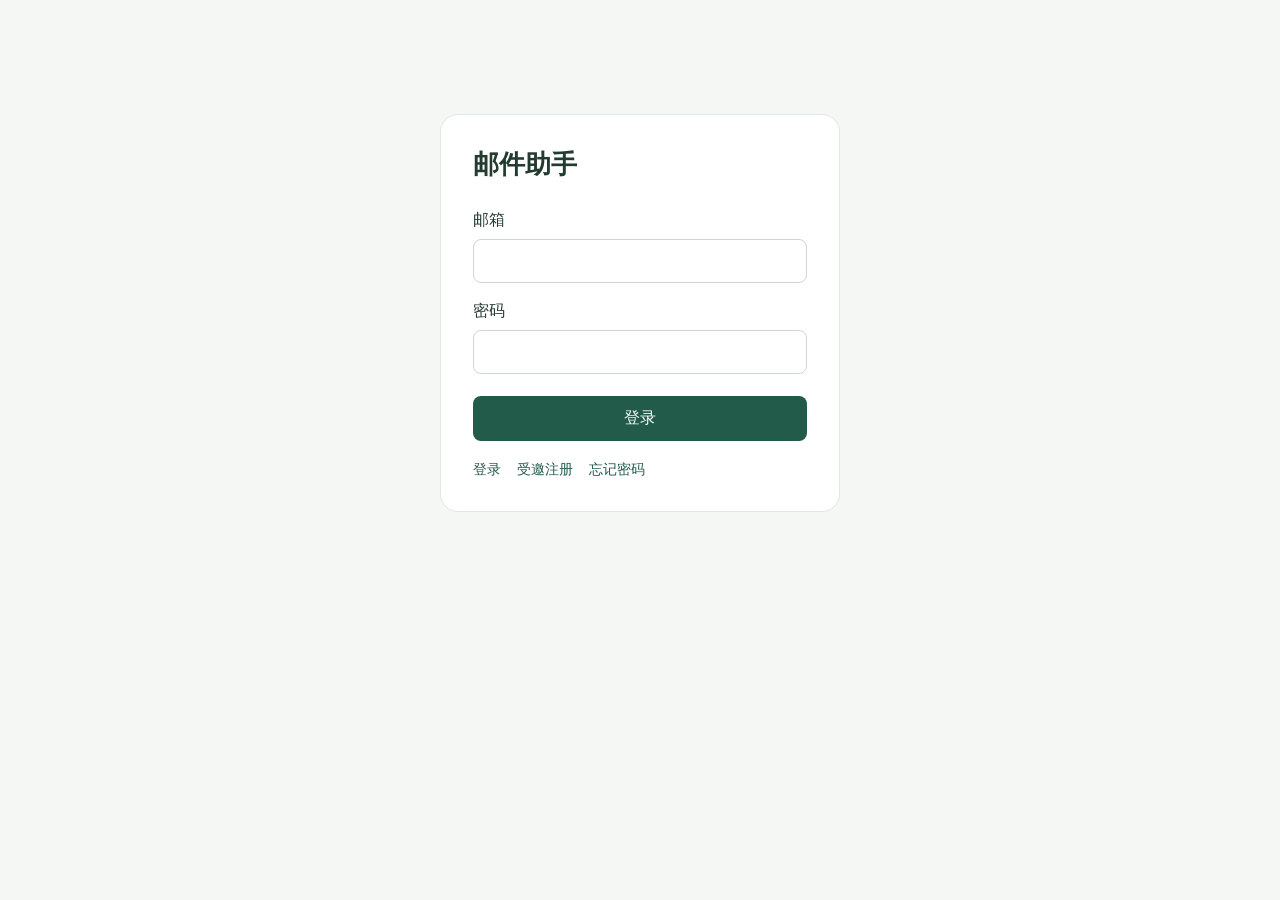
<file: login.html>
<!doctype html><html lang="zh-CN"><meta charset="utf-8"><meta name="viewport" content="width=device-width,initial-scale=1"><title>登录 · 邮件助手</title><style>
*{box-sizing:border-box}body{font:16px -apple-system,BlinkMacSystemFont,sans-serif;background:#f5f7f5;color:#243b30;margin:0;padding:24px}main{max-width:400px;margin:10vh auto;background:white;border:1px solid #e0e8e2;padding:32px;border-radius:18px}h1{font-size:26px;margin:0 0 28px}label{display:block;margin:18px 0 8px}input,button{font:inherit;border-radius:8px;padding:12px;width:100%;box-sizing:border-box}input{border:1px solid #cdd8d0}button{border:0;background:#235b4b;color:white;margin-top:22px;cursor:pointer}.switch{display:flex;gap:16px;margin-top:20px}.switch button{padding:0;background:none;color:#235b4b;width:auto;margin:0;font-size:14px}p{font-size:14px;line-height:1.6;color:#687a70}[hidden]{display:none!important}#message{color:#a34435}button:disabled{opacity:.5}</style>
<main><h1>邮件助手</h1><form id="form"><div id="email-row"><label for="email">邮箱</label><input id="email" type="email" autocomplete="username" maxlength="254" required></div><label for="password">密码</label><input id="password" type="password" autocomplete="current-password" maxlength="128" required><p id="invite-note" hidden>这是你的专属邀请，请设置至少 8 个字符的密码。</p><div id="reset-row" hidden><label for="reset">重置码</label><input id="reset" autocomplete="off"><p>请联系邀请你的管理员，核实身份后获取重置码。</p></div><button id="submit">登录</button><p id="message" role="status"></p></form><div class="switch"><button onclick="mode('login')">登录</button><button onclick="mode('register')">受邀注册</button><button onclick="mode('reset')">忘记密码</button></div></main>
<script>
let action='login';const $=id=>document.getElementById(id);
const invitation=new URLSearchParams(location.hash.slice(1));
const inviteToken=invitation.get('invite')||'',inviteEmail=invitation.get('email')||'';
const invited=!!(inviteToken&&inviteEmail);
if(location.hash)history.replaceState(null,'',location.pathname+location.search);
function mode(value){
  action=value;$('email-row').hidden=value==='reset';$('email').required=value!=='reset';
  $('email').readOnly=value==='register'&&invited;
  if(value==='register'&&invited)$('email').value=inviteEmail;
  $('invite-note').hidden=value!=='register';
  $('invite-note').textContent=invited?'这是你的专属邀请，请设置至少 8 个字符的密码。':'请联系管理员获取专属注册链接，并通过该链接打开注册页面。';
  $('reset-row').hidden=value!=='reset';
  $('submit').textContent={login:'登录',register:'注册',reset:'重置密码'}[value];
  $('submit').disabled=value==='register'&&!invited;
  $('password').autocomplete=value==='login'?'current-password':'new-password';
  $('password').minLength=value==='login'?1:8;$('password').placeholder=value==='login'?'':'至少 8 个字符';$('message').textContent='';
}
$('form').onsubmit=async e=>{
  e.preventDefault();if(action==='register'&&!invited)return;
  $('submit').disabled=true;
  try{
    let r=await fetch('/api/auth/'+action,{method:'POST',headers:{'Content-Type':'application/json'},body:JSON.stringify({email:action==='register'?inviteEmail:$('email').value,password:$('password').value,invite:inviteToken,reset:$('reset').value})});
    let d=await r.json();if(!r.ok)throw Error(d.error||'暂时无法完成，请重试。');
    if(action==='reset'){mode('login');$('password').value='';$('message').textContent='密码已更新，请登录。'}else location.href='/';
  }catch(e){$('message').textContent=e.message}finally{$('submit').disabled=action==='register'&&!invited}
};
mode(invited?'register':'login');
</script></html>
</file>
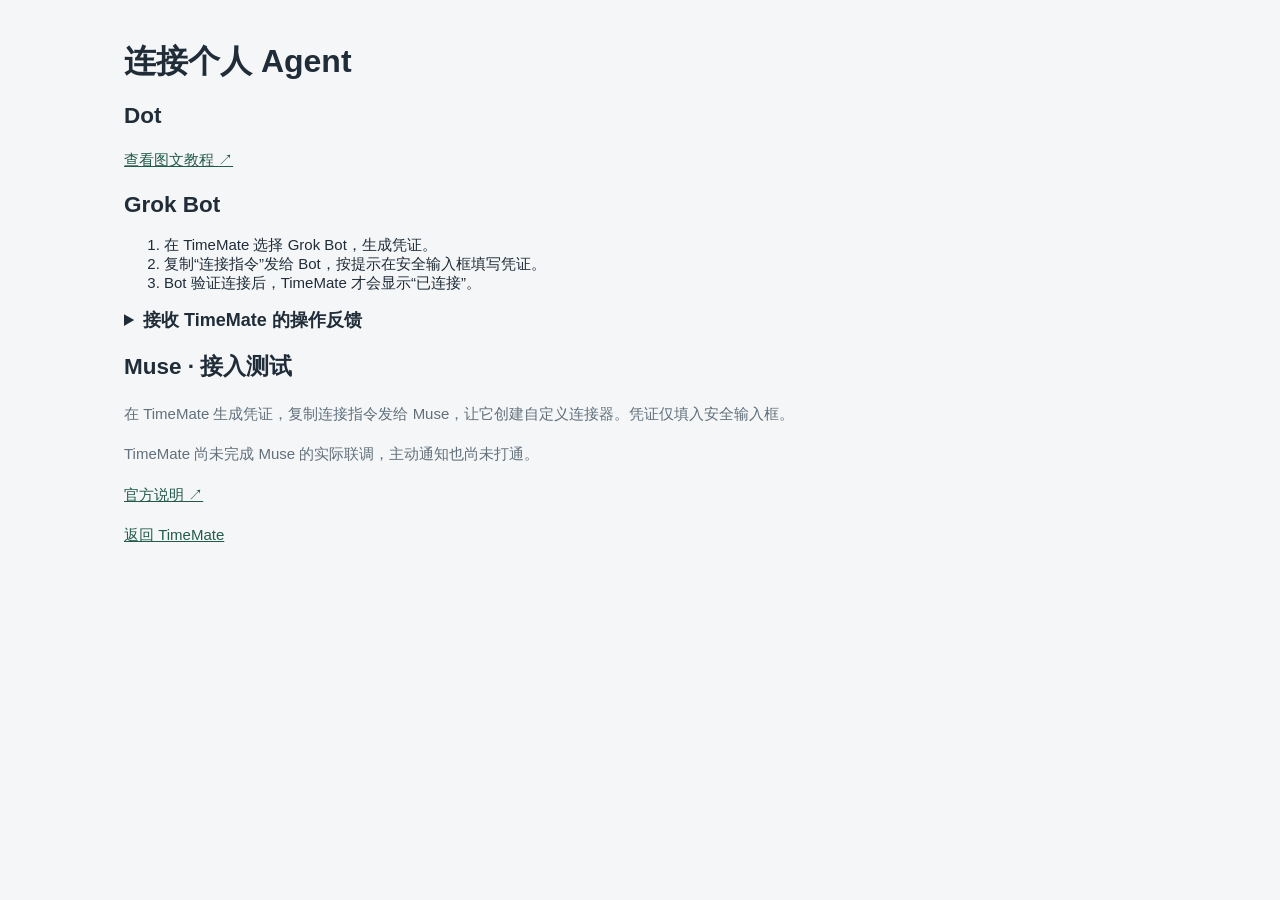
<file: web/agent-guide.html>
<!doctype html><html lang="zh-CN"><meta charset="utf-8"><meta name="viewport" content="width=device-width,initial-scale=1"><title>连接个人 Agent · TimeMate</title><link rel="stylesheet" href="/styles.css"><main class="agent-consent"><h1>连接个人 Agent</h1>
<h2>Dot</h2><p><a href="/assets/guides/agent.html">查看图文教程 ↗</a></p>
<h2>Grok Bot</h2><ol><li>在 TimeMate 选择 Grok Bot，生成凭证。</li><li>复制“连接指令”发给 Bot，按提示在安全输入框填写凭证。</li><li>Bot 验证连接后，TimeMate 才会显示“已连接”。</li></ol>
<details><summary>接收 TimeMate 的操作反馈</summary><p>打开连接的“反馈”页，复制通知指令发给 Bot。打开它创建的 Routine，将 Webhook 下的 POST to 和 key 填回 TimeMate，保存并发送测试。</p><p>测试会消耗 Bot 额度；收到回执才表示 Bot 已读取通知。</p><a href="https://cursor.com/help/grok-bot/routines" target="_blank" rel="noopener noreferrer">官方说明 ↗</a></details>
<h2>Muse · 接入测试</h2><p>在 TimeMate 生成凭证，复制连接指令发给 Muse，让它创建自定义连接器。凭证仅填入安全输入框。</p><p>TimeMate 尚未完成 Muse 的实际联调，主动通知也尚未打通。</p><p><a href="https://www.meta.com/help/superintelligence/1687253048996149/" target="_blank" rel="noopener noreferrer">官方说明 ↗</a></p>
<p><a href="/#settings">返回 TimeMate</a></p></main></html>
</file>
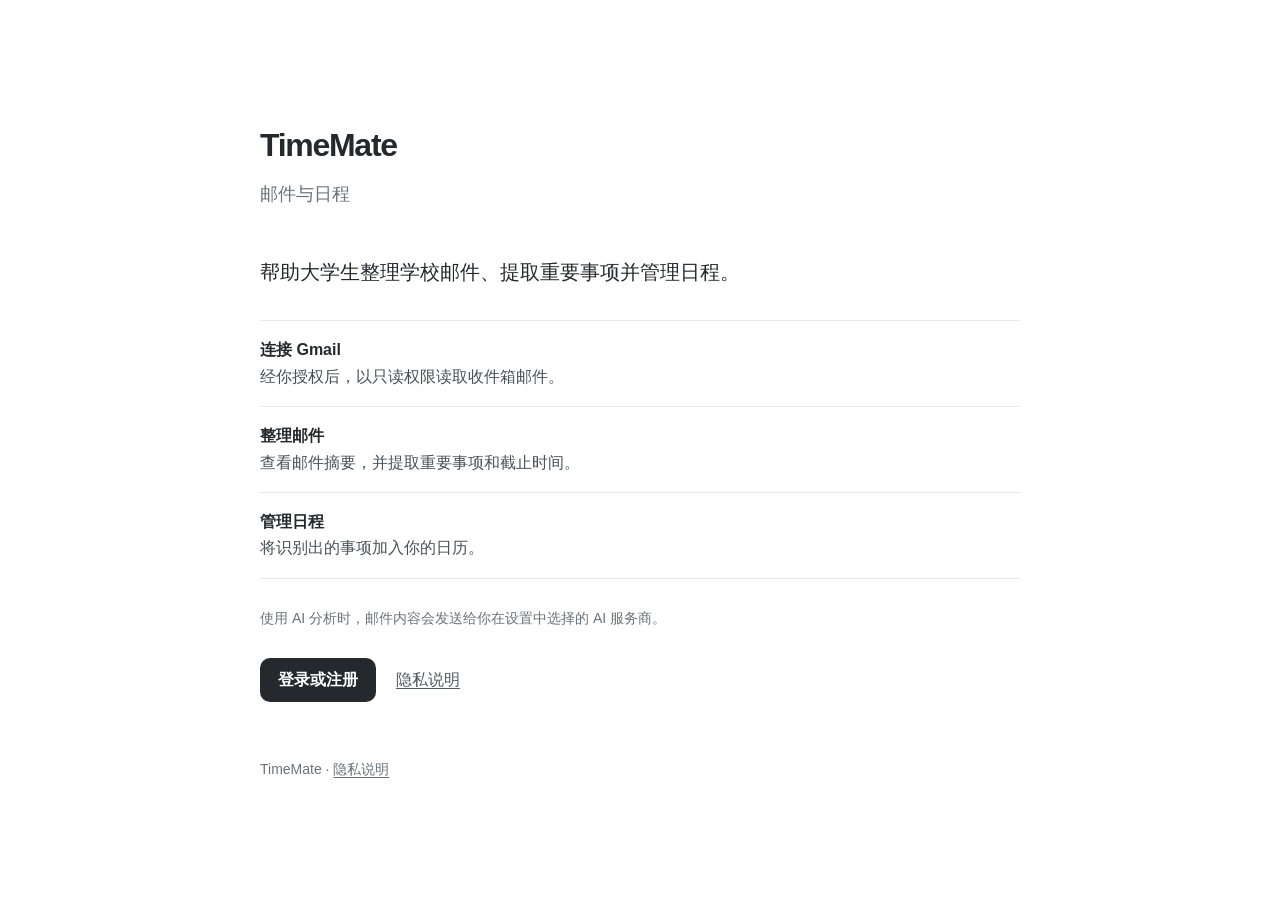
<file: web/homepage.html>
<!doctype html>
<html lang="zh-CN">
<head>
<meta charset="utf-8">
<meta name="viewport" content="width=device-width,initial-scale=1">
<meta name="description" content="TimeMate 帮助大学生整理学校邮件、提取重要事项并管理日程。">
<title>TimeMate · 邮件与日程</title>
<style>
*{box-sizing:border-box}body{margin:0;background:#fff;color:#24292d;font:16px/1.65 -apple-system,BlinkMacSystemFont,"Segoe UI",sans-serif}main{width:min(760px,100% - 40px);margin:0 auto;min-height:100svh;display:flex;flex-direction:column;justify-content:center;padding:72px 0}header{margin-bottom:48px}h1{margin:0;font-size:32px;letter-spacing:-.04em}header p{margin:8px 0 0;color:#68737a;font-size:18px}.intro{max-width:640px;margin:0 0 32px;font-size:20px;line-height:1.55}.features{margin:0;padding:0;list-style:none;border-top:1px solid #e7eaec}.features li{padding:16px 0;border-bottom:1px solid #e7eaec;color:#475159}.features strong{display:block;color:#24292d;font-weight:600}.privacy-note{margin:28px 0 0;color:#68737a;font-size:14px}.actions{display:flex;align-items:center;gap:20px;margin-top:28px}.primary{display:inline-flex;align-items:center;justify-content:center;min-height:44px;padding:0 18px;border-radius:10px;background:#24292d;color:#fff;text-decoration:none;font-weight:600}.secondary{color:#4e5a60;text-underline-offset:3px}footer{margin-top:56px;color:#68737a;font-size:14px}footer a{color:inherit;text-underline-offset:3px}@media(max-width:520px){main{padding:56px 0}.intro{font-size:18px}}
</style>
</head>
<body>
<main>
<header><h1>TimeMate</h1><p>邮件与日程</p></header>
<p class="intro">帮助大学生整理学校邮件、提取重要事项并管理日程。</p>
<ul class="features">
  <li><strong>连接 Gmail</strong>经你授权后，以只读权限读取收件箱邮件。</li>
  <li><strong>整理邮件</strong>查看邮件摘要，并提取重要事项和截止时间。</li>
  <li><strong>管理日程</strong>将识别出的事项加入你的日历。</li>
</ul>
<p class="privacy-note">使用 AI 分析时，邮件内容会发送给你在设置中选择的 AI 服务商。</p>
<nav class="actions" aria-label="TimeMate"><a class="primary" href="/login">登录或注册</a><a class="secondary" href="/privacy">隐私说明</a></nav>
<footer>TimeMate · <a href="/privacy">隐私说明</a></footer>
</main>
</body>
</html>
</file>
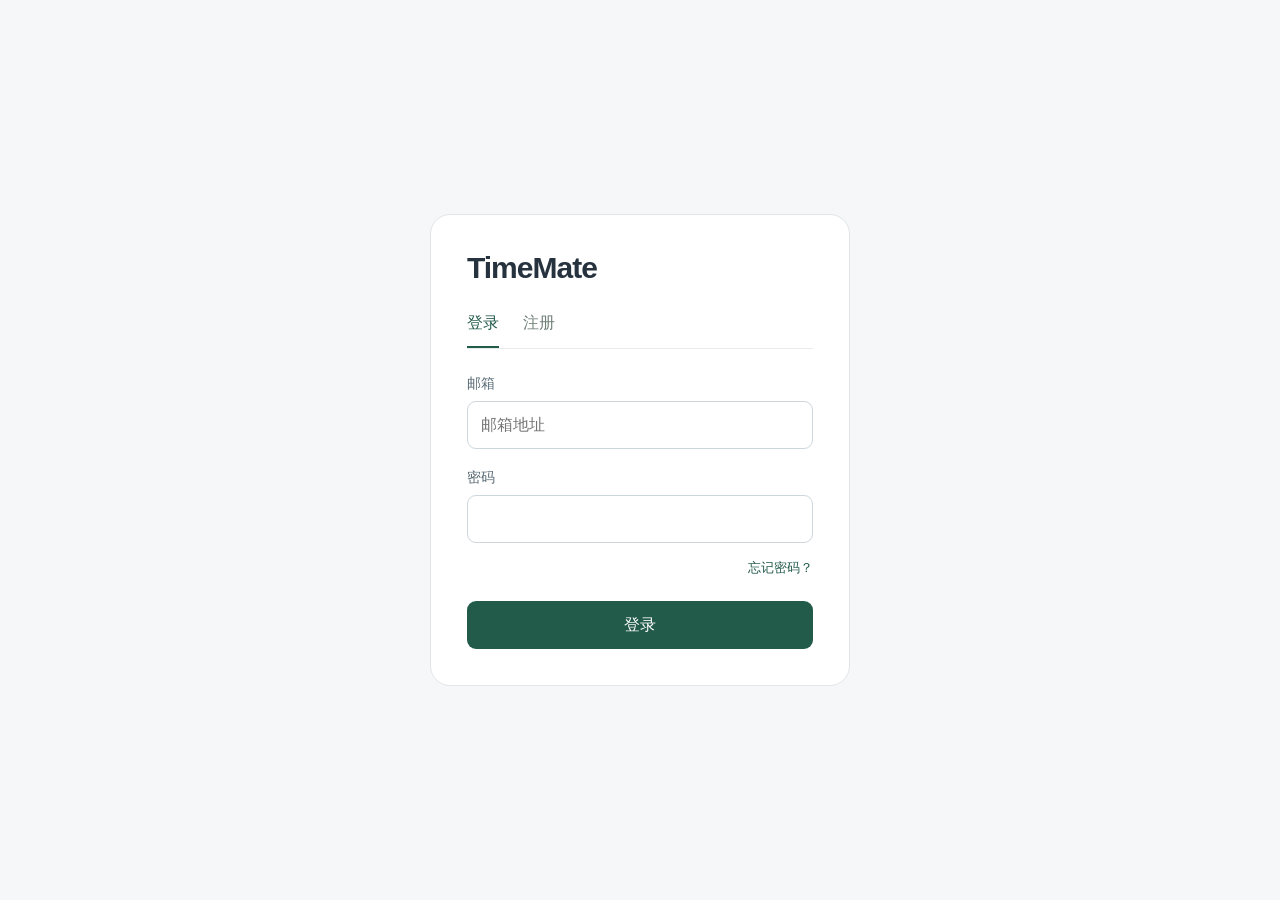
<file: web/login.html>
<!doctype html><html lang="zh-CN"><meta charset="utf-8"><meta name="viewport" content="width=device-width,initial-scale=1"><title>登录 · TimeMate</title><style>
*{box-sizing:border-box}body{margin:0;background:#f5f7f8;color:#26333f;font:16px -apple-system,BlinkMacSystemFont,"Segoe UI",sans-serif;min-height:100vh;display:grid;place-items:center;padding:32px 20px}main{width:100%;max-width:420px;background:#fff;border:1px solid #e0e6e9;border-radius:20px;padding:36px}h1{font-size:30px;letter-spacing:-1px;margin:0 0 28px;font-weight:650}.switch{display:flex;gap:24px;border-bottom:1px solid #e7eceb;margin-bottom:26px}.switch button{border:0;border-bottom:2px solid transparent;background:none;padding:0 0 12px;color:#708078;font:inherit;cursor:pointer}.switch button[aria-selected=true]{color:#235b4b;border-color:#235b4b}label:not(.consent){display:block;font-size:14px;color:#596a75;margin:20px 0 8px}input:not([type=checkbox]){width:100%;min-width:0;height:48px;border:1px solid #ccd7dd;border-radius:9px;padding:0 13px;font:inherit;color:#26333f;background:white}input:focus-visible,button:focus-visible,a:focus-visible{outline:2px solid #39876b;outline-offset:3px}.code-row{display:flex;gap:10px}.code-row input{flex:1;min-width:0}.send{flex-shrink:0;border:0;border-radius:9px;background:#edf3f0;color:#235b4b;padding:0 14px;font:inherit;cursor:pointer}.send:disabled{opacity:.55}.consent{display:flex;gap:9px;align-items:flex-start;margin-top:22px;font-size:14px;line-height:22px;color:#65736e}.consent input{width:17px;height:17px;margin:2px 0 0;accent-color:#235b4b;flex-shrink:0}a{color:#235b4b;text-underline-offset:3px}#submit{width:100%;height:48px;margin-top:24px;border:0;border-radius:9px;background:#235b4b;color:white;font:inherit;cursor:pointer}#submit:disabled{opacity:.4;cursor:not-allowed}#message{font-size:14px;color:#a34435;line-height:1.6}#message:empty{display:none}.forgot{display:block;margin:16px 0 0 auto;border:0;background:none;font:14px inherit;color:#235b4b;cursor:pointer;padding:0}.back{border:0;background:none;color:#235b4b;font:14px inherit;padding:0;cursor:pointer;margin-top:16px}[hidden]{display:none!important}@media(max-width:480px){main{padding:28px 24px}body{padding:20px 16px}}
</style><main><h1>TimeMate</h1><nav class="switch" aria-label="账号操作"><button type="button" id="login-tab" onclick="mode('login')">登录</button><button type="button" id="register-tab" onclick="mode('register')">注册</button></nav><form id="form"><div id="email-row"><label for="email">邮箱</label><input id="email" type="email" autocomplete="username" maxlength="254" required></div><div id="code-row" hidden><label for="code">邮箱验证码</label><div class="code-row"><input id="code" inputmode="numeric" autocomplete="one-time-code" maxlength="6" pattern="[0-9]{6}"><button type="button" class="send" id="send-code">获取验证码</button></div></div><div id="reset-row" hidden><label for="reset-code">邮箱验证码</label><div class="code-row"><input id="reset-code" inputmode="numeric" autocomplete="one-time-code" maxlength="6" pattern="[0-9]{6}"><button type="button" class="send" id="send-reset-code">发送重置码</button></div></div><label for="password" id="password-label">密码</label><input id="password" type="password" autocomplete="current-password" maxlength="128" required><button type="button" class="forgot" id="forgot" onclick="mode('reset')">忘记密码？</button><button type="button" class="back" id="back" hidden onclick="mode('login')">← 返回登录</button><label class="consent" id="consent-group" hidden><input type="checkbox" id="consent"><span>我已阅读并同意<a href="/privacy" target="_blank" rel="noopener noreferrer">《隐私说明》</a></span></label><button id="submit">登录</button><p id="message" role="status"></p></form></main>
<script>
let action='login';const $=id=>document.getElementById(id);
function mode(value){action=value;$('login-tab').setAttribute('aria-selected',String(value==='login'));$('register-tab').setAttribute('aria-selected',String(value==='register'));$('forgot').hidden=value!=='login';$('back').hidden=value!=='reset';$('consent-group').hidden=value!=='register';$('consent').required=value==='register';$('code-row').hidden=value!=='register';$('reset-row').hidden=value!=='reset';$('code').required=value==='register';$('send-code').hidden=value!=='register';$('email').required=true;$('email').placeholder={login:'邮箱地址',register:'任意邮箱均可注册',reset:'接收重置码的邮箱'}[value];$('submit').textContent={login:'登录',register:'注册',reset:'重置密码'}[value];$('password-label').textContent=value==='reset'?'新密码':'密码';$('submit').disabled=(value==='register'&&(!$('consent').checked||!$('code').value))||(value==='reset'&&!$('reset-code').value);$('password').autocomplete=value==='login'?'current-password':'new-password';$('password').minLength=value==='login'?1:8;$('password').placeholder=value==='login'?'':'至少 8 个字符';$('message').textContent=''}
async function readResponse(response){const body=await response.text();try{return JSON.parse(body)}catch{throw Error('服务暂时没有正常响应，请稍后重试。')}}
async function sendCode(endpoint,buttonId){const button=$(buttonId),defaultLabel=buttonId==='send-code'?'获取验证码':'发送重置码';if(!$('email').value){$('message').textContent='请先填写邮箱地址。';return}button.disabled=true;button.textContent='发送中…';$('message').textContent='';try{const r=await fetch('/api/auth/'+endpoint,{method:'POST',headers:{'Content-Type':'application/json'},body:JSON.stringify({email:$('email').value})});const d=await readResponse(r);if(!r.ok)throw Error(d.error||'验证码发送失败，请重试。');button.textContent='已发送'}catch(e){button.textContent=defaultLabel;$('message').textContent=e.message}finally{button.disabled=false}}
$('send-code').onclick=()=>sendCode('send-code','send-code');$('send-reset-code').onclick=()=>sendCode('send-reset-code','send-reset-code');$('email').oninput=()=>{$('send-code').textContent='获取验证码';$('send-reset-code').textContent='发送重置码';$('message').textContent=''};
$('form').onsubmit=async e=>{e.preventDefault();if(action==='register'&&(!$('code').value||!$('consent').checked))return;if(action==='reset'&&!$('reset-code').value)return;$('submit').disabled=true;try{const r=await fetch('/api/auth/'+action,{method:'POST',headers:{'Content-Type':'application/json'},body:JSON.stringify({email:$('email').value,password:$('password').value,code:action==='reset'?$('reset-code').value:$('code').value})});const d=await readResponse(r);if(!r.ok)throw Error(d.error||'暂时无法完成，请重试。');if(action==='reset'){mode('login');$('password').value='';$('reset-code').value='';$('message').textContent='密码已更新，请重新登录。'}else location.href='/'}catch(error){$('message').textContent=error.message}finally{$('submit').disabled=(action==='register'&&(!$('consent').checked||!$('code').value))||(action==='reset'&&!$('reset-code').value)}};
$('code').oninput=()=>{$('submit').disabled=action==='register'&&(!$('consent').checked||!$('code').value)};$('reset-code').oninput=()=>{$('submit').disabled=action==='reset'&&!$('reset-code').value};$('consent').onchange=()=>{$('submit').disabled=action==='register'&&(!$('consent').checked||!$('code').value)};mode('login');
</script></html>
</file>
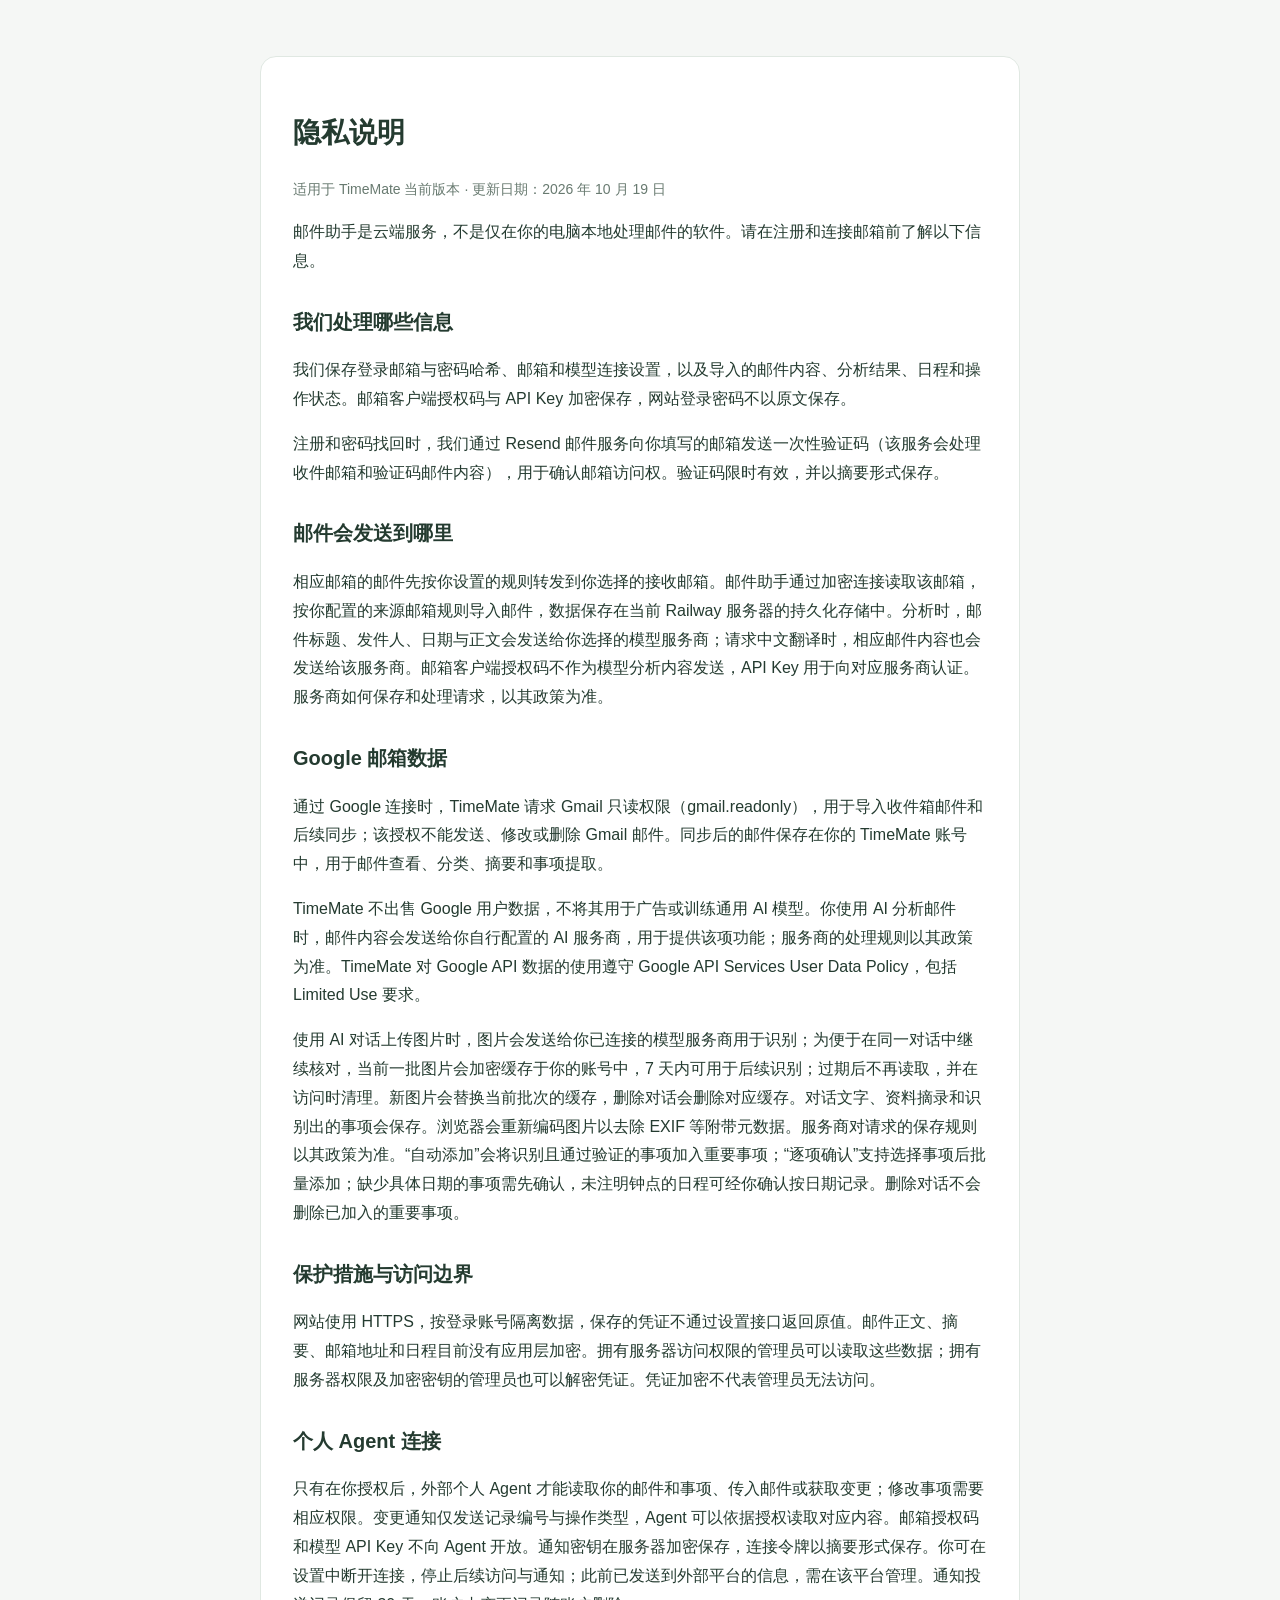
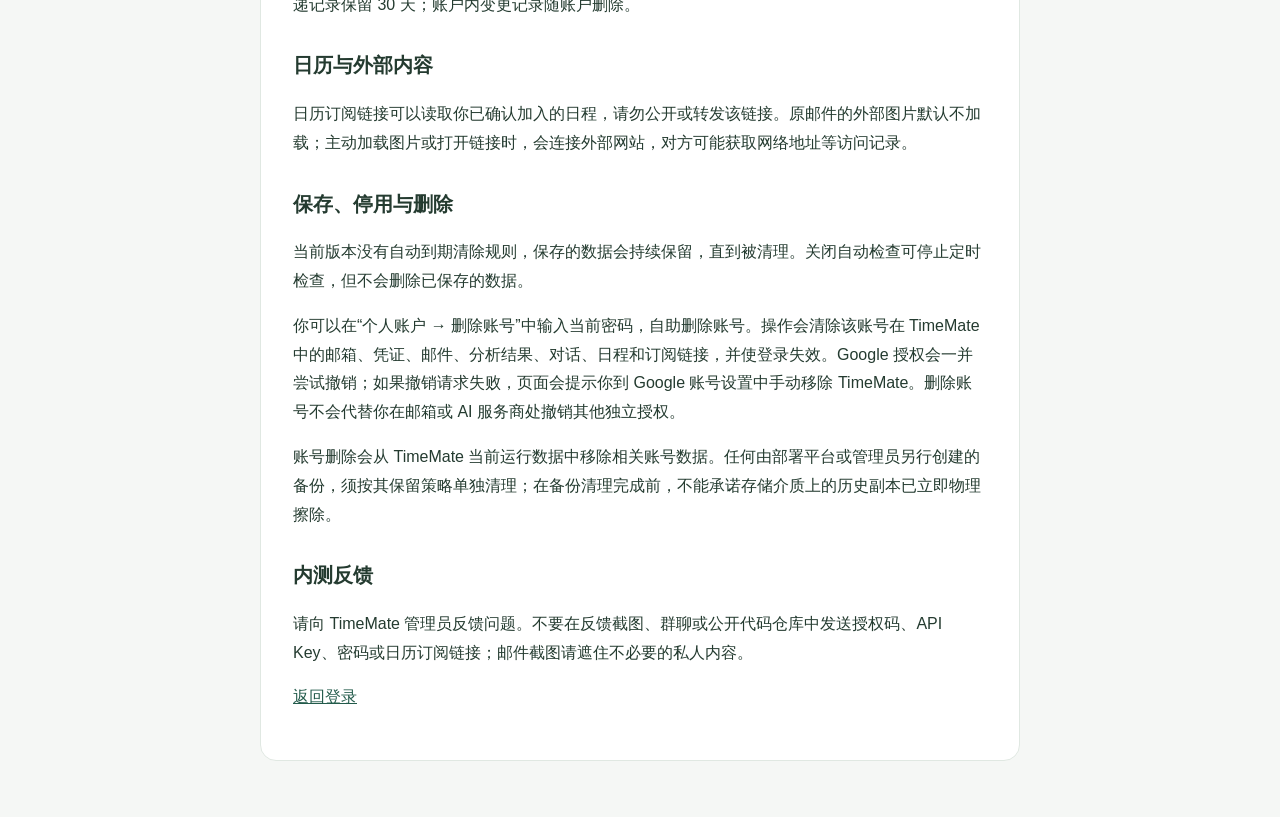
<file: web/privacy.html>
<!doctype html>
<html lang="zh-CN">
<head>
<meta charset="utf-8">
<meta name="viewport" content="width=device-width,initial-scale=1">
<title>隐私说明 · 邮件助手</title>
<style>
*{box-sizing:border-box}body{margin:0;background:#f5f7f5;color:#243b30;font:16px/1.8 -apple-system,BlinkMacSystemFont,sans-serif;padding:24px}main{max-width:760px;margin:32px auto;padding:32px;background:white;border:1px solid #e0e8e2;border-radius:16px}h1{font-size:28px}h2{font-size:20px;margin-top:28px}a{color:#235b4b}.meta{color:#687a70;font-size:14px}@media(max-width:480px){main{padding:20px;margin:8px auto}}
</style>
</head>
<body><main>
<h1>隐私说明</h1>
<p class="meta">适用于 TimeMate 当前版本 · 更新日期：2026 年 10 月 19 日</p>
<p>邮件助手是云端服务，不是仅在你的电脑本地处理邮件的软件。请在注册和连接邮箱前了解以下信息。</p>
<h2>我们处理哪些信息</h2>
<p>我们保存登录邮箱与密码哈希、邮箱和模型连接设置，以及导入的邮件内容、分析结果、日程和操作状态。邮箱客户端授权码与 API Key 加密保存，网站登录密码不以原文保存。</p>
<p>注册和密码找回时，我们通过 Resend 邮件服务向你填写的邮箱发送一次性验证码（该服务会处理收件邮箱和验证码邮件内容），用于确认邮箱访问权。验证码限时有效，并以摘要形式保存。</p>
<h2>邮件会发送到哪里</h2>
<p>相应邮箱的邮件先按你设置的规则转发到你选择的接收邮箱。邮件助手通过加密连接读取该邮箱，按你配置的来源邮箱规则导入邮件，数据保存在当前 Railway 服务器的持久化存储中。分析时，邮件标题、发件人、日期与正文会发送给你选择的模型服务商；请求中文翻译时，相应邮件内容也会发送给该服务商。邮箱客户端授权码不作为模型分析内容发送，API Key 用于向对应服务商认证。服务商如何保存和处理请求，以其政策为准。</p>
<h2>Google 邮箱数据</h2>
<p>通过 Google 连接时，TimeMate 请求 Gmail 只读权限（gmail.readonly），用于导入收件箱邮件和后续同步；该授权不能发送、修改或删除 Gmail 邮件。同步后的邮件保存在你的 TimeMate 账号中，用于邮件查看、分类、摘要和事项提取。</p>
<p>TimeMate 不出售 Google 用户数据，不将其用于广告或训练通用 AI 模型。你使用 AI 分析邮件时，邮件内容会发送给你自行配置的 AI 服务商，用于提供该项功能；服务商的处理规则以其政策为准。TimeMate 对 Google API 数据的使用遵守 Google API Services User Data Policy，包括 Limited Use 要求。</p>
<p>使用 AI 对话上传图片时，图片会发送给你已连接的模型服务商用于识别；为便于在同一对话中继续核对，当前一批图片会加密缓存于你的账号中，7 天内可用于后续识别；过期后不再读取，并在访问时清理。新图片会替换当前批次的缓存，删除对话会删除对应缓存。对话文字、资料摘录和识别出的事项会保存。浏览器会重新编码图片以去除 EXIF 等附带元数据。服务商对请求的保存规则以其政策为准。“自动添加”会将识别且通过验证的事项加入重要事项；“逐项确认”支持选择事项后批量添加；缺少具体日期的事项需先确认，未注明钟点的日程可经你确认按日期记录。删除对话不会删除已加入的重要事项。</p>
<h2>保护措施与访问边界</h2>
<p>网站使用 HTTPS，按登录账号隔离数据，保存的凭证不通过设置接口返回原值。邮件正文、摘要、邮箱地址和日程目前没有应用层加密。拥有服务器访问权限的管理员可以读取这些数据；拥有服务器权限及加密密钥的管理员也可以解密凭证。凭证加密不代表管理员无法访问。</p>
<h2>个人 Agent 连接</h2>
<p>只有在你授权后，外部个人 Agent 才能读取你的邮件和事项、传入邮件或获取变更；修改事项需要相应权限。变更通知仅发送记录编号与操作类型，Agent 可以依据授权读取对应内容。邮箱授权码和模型 API Key 不向 Agent 开放。通知密钥在服务器加密保存，连接令牌以摘要形式保存。你可在设置中断开连接，停止后续访问与通知；此前已发送到外部平台的信息，需在该平台管理。通知投递记录保留 30 天；账户内变更记录随账户删除。</p>
<h2>日历与外部内容</h2>
<p>日历订阅链接可以读取你已确认加入的日程，请勿公开或转发该链接。原邮件的外部图片默认不加载；主动加载图片或打开链接时，会连接外部网站，对方可能获取网络地址等访问记录。</p>
<h2>保存、停用与删除</h2>
<p>当前版本没有自动到期清除规则，保存的数据会持续保留，直到被清理。关闭自动检查可停止定时检查，但不会删除已保存的数据。</p>
<p>你可以在“个人账户 → 删除账号”中输入当前密码，自助删除账号。操作会清除该账号在 TimeMate 中的邮箱、凭证、邮件、分析结果、对话、日程和订阅链接，并使登录失效。Google 授权会一并尝试撤销；如果撤销请求失败，页面会提示你到 Google 账号设置中手动移除 TimeMate。删除账号不会代替你在邮箱或 AI 服务商处撤销其他独立授权。</p>
<p>账号删除会从 TimeMate 当前运行数据中移除相关账号数据。任何由部署平台或管理员另行创建的备份，须按其保留策略单独清理；在备份清理完成前，不能承诺存储介质上的历史副本已立即物理擦除。</p>
<h2>内测反馈</h2>
<p>请向 TimeMate 管理员反馈问题。不要在反馈截图、群聊或公开代码仓库中发送授权码、API Key、密码或日历订阅链接；邮件截图请遮住不必要的私人内容。</p>
<p><a href="/login">返回登录</a></p>
</main></body></html>
</file>
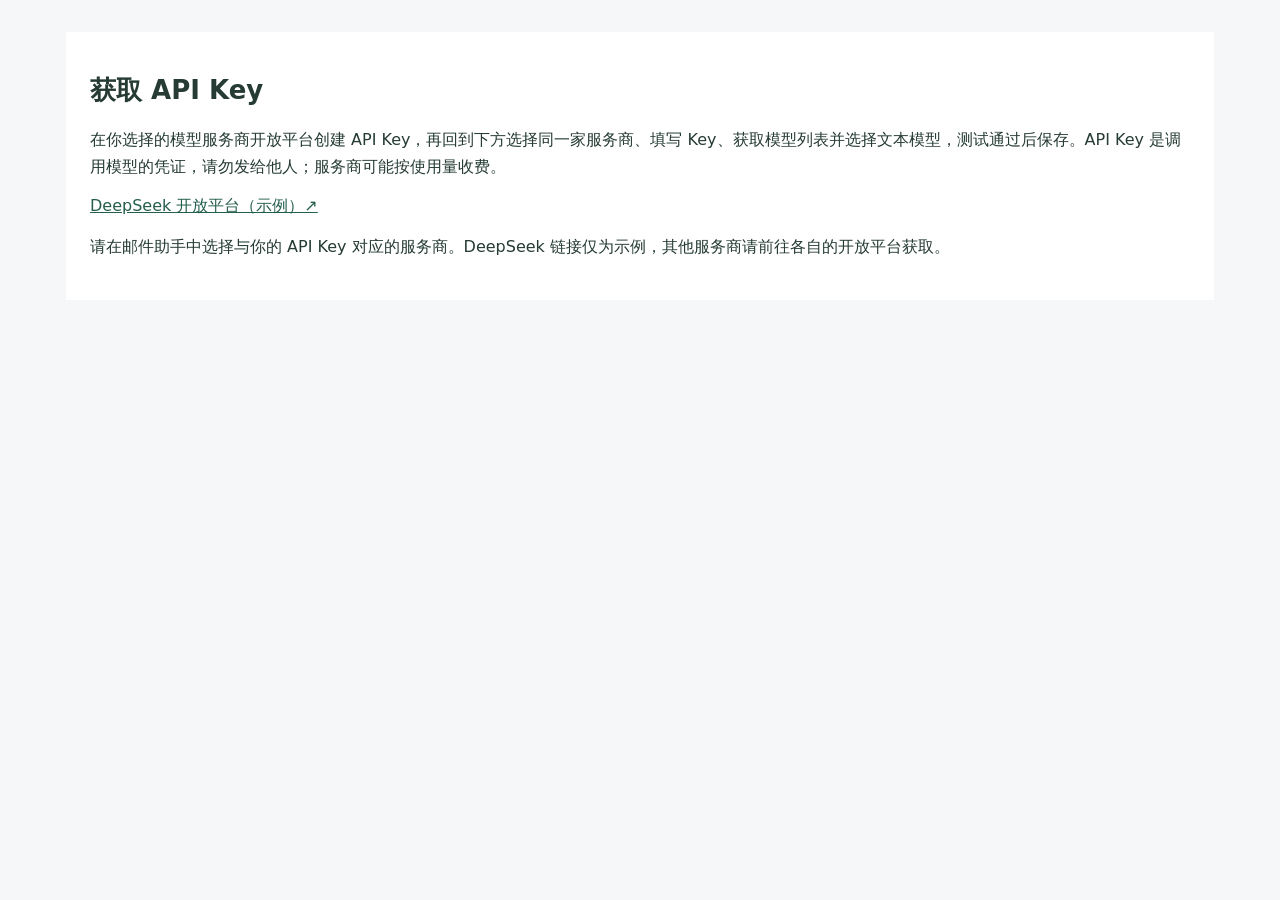
<file: web/assets/guides/ai.html>
<!doctype html><html lang="zh-CN"><head><meta charset="utf-8"><meta name="viewport" content="width=device-width,initial-scale=1"><title>获取 API Key</title><style>body{font-family:system-ui,sans-serif;color:#253b33;background:#f5f7f8;margin:0}main{max-width:1100px;margin:32px auto;padding:24px;background:white}h1{font-size:26px}figure{margin:32px 0}figcaption{font-weight:600;margin-bottom:12px}img{width:100%;height:auto;display:block}a{color:#245e4d}p{line-height:1.7} .setup-links{display:flex;gap:16px;flex-wrap:wrap}</style></head><body><main><h1>获取 API Key</h1><p>在你选择的模型服务商开放平台创建 API Key，再回到下方选择同一家服务商、填写 Key、获取模型列表并选择文本模型，测试通过后保存。API Key 是调用模型的凭证，请勿发给他人；服务商可能按使用量收费。</p><div class="setup-links"><a href="https://platform.deepseek.com/" target="_blank" rel="noopener noreferrer">DeepSeek 开放平台（示例）↗</a></div><p>请在邮件助手中选择与你的 API Key 对应的服务商。DeepSeek 链接仅为示例，其他服务商请前往各自的开放平台获取。</p></main></body></html>
</file>
<file: styles.css>
/* 邮件助手界面样式。保留原有级联顺序，移除被同选择器明确覆盖的旧声明。 */

* {
  box-sizing: border-box;
}

body {
  margin: 0;
  background: #f5f6f8;
  color: #202c38;
  font: 15px -apple-system,BlinkMacSystemFont,sans-serif;
}

main {
  max-width: 1080px;
  margin: 40px auto;
  padding: 0 24px;
}

h1 {
  font-size: 32px;
  margin-bottom: 8px;
}

p {
  color: #61707b;
  line-height: 1.7;
}

.badge {
  background: #dceee7;
  color: #25634b;
  padding: 8px 14px;
  border-radius: 24px;
}

section,article {
  background: white;
  border: 1px solid #e0e5e9;
  border-radius: 16px;
  padding: 24px;
  margin: 20px 0;
}

summary {
  font-size: 18px;
  cursor: pointer;
  font-weight: 600;
}

.grid {
  display: grid;
  grid-template-columns: 1fr 1fr;
  gap: 16px;
  margin-top: 18px;
}

label {
  display: block;
  color: #566471;
  font-size: 13px;
}

input,select {
  width: 100%;
  margin-top: 7px;
  padding: 12px;
  border: 1px solid #ced7de;
  border-radius: 8px;
  font: inherit;
}

button {
  background: #235b4b;
  color: white;
  border: 0;
  border-radius: 8px;
  padding: 12px 18px;
  cursor: pointer;
  font: inherit;
  margin: 8px 8px 0 0;
}

button:disabled {
  opacity: .45;
  cursor: wait;
}

.secondary {
  background: #edf2ef;
  color: #235b4b;
}

#status {
  padding: 16px;
  background: #eaf0f7;
  border-radius: 10px;
  margin-top: 15px;
  white-space: pre-wrap;
}

.body {
  white-space: pre-wrap;
  overflow-wrap: anywhere;
  max-height: 280px;
  overflow: auto;
  line-height: 1.7;
  background: #f7f8fa;
  padding: 16px;
}

h3 {
  margin: 0 0 10px;
  overflow-wrap: anywhere;
}

.meta {
  font-size: 13px;
  color: #647580;
  overflow-wrap: anywhere;
}

.result {
  border-left: 3px solid #3f8b70;
  padding: 0 18px;
  margin: 20px 0;
  white-space: pre-wrap;
  overflow-wrap: anywhere;
}

.result p {
  color: #263d35;
}

small {
  color: #667781;
}

#empty {
  text-align: center;
  padding: 48px;
  color: #75838b;
}

@media(max-width:650px) {
  .grid {
    grid-template-columns: 1fr;
  }

  .top {
    display: block;
  }
}

[hidden] {
  display: none!important;
}

body {
  padding-bottom: 85px;
}

.tabs {
  position: fixed;
  bottom: 0;
  left: 0;
  right: 0;
  display: flex;
  justify-content: center;
  background: #fff;
  border-top: 1px solid #dde5df;
  padding: 10px;
  z-index: 5;
}

.filters {
  display: flex;
  gap: 8px;
  flex-wrap: wrap;
}

.filters button, .course-filters button {
  display: inline-flex;
  align-items: center;
  gap: 8px;
}

.filter-count {
  font-size: .85em;
  font-weight: 400;
  opacity: .8;
  font-variant-numeric: tabular-nums;
}

.filters button {
  background: #e9eeec;
  color: #334e42;
}

.filters button.active {
  background: #235b4b;
  color: white;
}

.facts {
  display: grid;
  gap: 12px;
  margin-top: 20px;
}

.fact {
  background: #f5f7f6;
  padding: 16px;
  border-radius: 10px;
  white-space: pre-wrap;
  overflow-wrap: anywhere;
}

.fact strong {
  display: block;
  color: #63786c;
  font-size: 12px;
  margin-bottom: 8px;
}

.event-row {
  display: flex;
  align-items: center;
  gap: 8px;
  flex-wrap: wrap;
  border-bottom: 1px solid #edf0ee;
  padding: 12px 0;
}

.event-row span {
  flex: 1;
  min-width: 180px;
}

.event-copy {
  flex: 1;
  min-width: 180px;
}

.event-overflow {
  margin: 8px 0 12px;
}

.event-overflow>summary {
  font-size: 14px;
  color: #235b4b;
  font-weight: 500;
  border-top: 1px solid #edf0ee;
  padding: 12px 4px;
}

.event-overflow[open]>summary {
  margin-bottom: 4px;
}

.event-copy strong {
  display: block;
  margin: 2px 0 5px;
  font-size: 16px;
  font-weight: 650;
  color: #202c38;
}

.event-copy p {
  margin: 0;
  white-space: pre-line;
}

.pin {
  background: #fff7df;
  padding: 14px;
  border-radius: 10px;
  margin: 10px 0;
}

.pin button {
  padding: 7px 12px;
}

.source-links {
  gap: 15px;
  flex-wrap: wrap;
}

dialog {
  border: 1px solid #dce4df;
  border-radius: 18px;
  padding: 28px;
  max-width: 650px;
  width: 90%;
  max-height: 85vh;
  overflow: auto;
}

dialog::backdrop {
  background: #172e2466;
}

.highlight {
  outline: 3px solid #c3a850;
}

#notice {
  position: sticky;
  top: 0;
  background: #eaf0f7;
  padding: 12px;
  z-index: 4;
  border-radius: 8px;
}

.summary-text {
  font-size: 17px;
  line-height: 1.8;
  color: #243b30;
}

.tag {
  color: #397158;
  font-size: 12px;
}

a {
  color: #235b4b;
}

@media(max-width:650px) {
  .facts {
    grid-template-columns: 1fr;
  }

  .tabs button {
    min-width: 120px;
  }
}

.mail-toolbar {
  padding: 14px 18px;
  margin: 16px 0 22px;
}

.mail-toolbar-main,.mail-state,.mail-actions {
  display: flex;
  align-items: center;
  gap: 12px;
}

.mail-toolbar-main {
  justify-content: space-between;
}

.mail-state {
  flex-wrap: wrap;
  gap: 8px;
}

.mail-actions {
  flex-shrink: 0;
  gap: 8px;
}

.mail-actions button {
  margin: 0;
  padding: 9px 14px;
}

.status-dot {
  width: 8px;
  height: 8px;
  border-radius: 50%;
  background: #96a39c;
}

.status-dot.active {
  background: #398a65;
}

.status-dot.busy {
  background: #ca943b;
}

.mail-toolbar #status {
  padding: 0;
  background: none;
  color: #647580;
  font-size: 13px;
  margin: 9px 0 0;
  line-height: 1.6;
}

.text-button {
  padding: 0;
  margin-top: 8px;
  background: none;
  color: #235b4b;
  text-decoration: underline;
}

footer p {
  font-size: 12px;
  color: #849089;
}

@media(max-width:650px) {
  .mail-toolbar-main {
    align-items: flex-start;
  }

  .mail-state .meta {
    flex-basis: 100%;
    padding-left: 16px;
  }

  .mail-actions {
    gap: 5px;
  }

  .mail-actions button {
    padding: 9px 10px;
    font-size: 13px;
  }
}

.tabs button {
  min-width: 0;
  flex: 1;
  max-width: 220px;
  margin: 0 4px;
  padding: 12px 8px;
}

.important-card h3 {
  font-size: 20px;
}

.important-time {
  font-weight: 600;
  color: #30654f;
}

.important-time.overdue {
  color: #a35238;
}

.important-actions {
  display: flex;
  align-items: center;
  gap: 8px;
  flex-wrap: wrap;
}

.important-actions button {
  margin: 0;
  padding: 9px 12px;
}

#completed-panel {
  margin: 28px 0;
}

#completed-pins {
  opacity: .8;
}

.calendar-filter {
  display: flex;
  gap: 8px;
  margin: 12px 0 16px;
}

.calendar-filter button {
  margin: 0;
  background: #e9eeec;
  color: #334e42;
}

.calendar-filter button.active {
  background: #235b4b;
  color: #fff;
}

.calendar-month {
  padding: 18px;
  margin: 16px 0;
}

.calendar-month-head {
  display: flex;
  align-items: center;
  justify-content: space-between;
  gap: 10px;
}

.calendar-month-head h3 {
  margin: 0;
  font-size: 19px;
}

.calendar-month-head button {
  margin: 0;
  padding: 8px 12px;
}

.calendar-month-picker {
  width: auto;
  min-width: 150px;
  margin: 0;
  padding: 5px 8px;
  border: 0;
  background: transparent;
  color: #202c38;
  font-size: 19px;
  font-weight: 650;
  cursor: pointer;
}

.calendar-legend {
  display: flex;
  margin: 0 0 10px 4px;
  font-size: 12px;
  color: #65736c;
}

.schedule-legend {
  color: #397158;
}

.deadline-legend {
  color: #bb5845;
}

.calendar-month-nav {
  display: flex;
  gap: 6px;
}

.calendar-grid {
  display: grid;
  grid-template-columns: repeat(7,minmax(0,1fr));
  gap: 4px;
}

.calendar-weekday {
  text-align: center;
  color: #718078;
  font-size: 12px;
  padding: 6px 0;
}

.calendar-day {
  position: relative;
  display: flex;
  flex-direction: column;
  align-items: center;
  justify-content: flex-start;
  gap: 4px;
  min-height: 58px;
  padding: 8px 2px 4px;
  margin: 0;
  background: transparent;
  color: #243b30;
  border: 1px solid transparent;
  border-radius: 10px;
}

.calendar-day:hover {
  background: #f0f5f1;
}

.calendar-day.selected {
  background: #e5f0e9;
  border-color: #b8d2c1;
}

.calendar-day.outside {
  opacity: .35;
}

.calendar-day-markers {
  display: flex;
  align-items: center;
  justify-content: center;
  gap: 3px;
  min-height: 12px;
  max-width: 100%;
  overflow: hidden;
}

.calendar-day-marker {
  display: inline-flex;
  align-items: center;
  justify-content: center;
  flex: none;
}

.calendar-day-marker.schedule {
  width: 6px;
  height: 6px;
  border-radius: 50%;
  background: #397158;
}

.calendar-day-marker.deadline {
  font-weight: 700;
}

.calendar-day-more {
  font-size: 9px;
  color: #65736c;
  white-space: nowrap;
}

.calendar-selected-title {
  margin: 22px 0 10px;
}

.calendar-day-events article {
  margin: 10px 0;
  padding: 16px;
}

.calendar-day-events article h4 {
  margin: 0 0 6px;
  font-size: 16px;
}

.calendar-day-events p {
  margin: 5px 0;
}

.calendar-empty {
  text-align: center;
  color: #718078;
  padding: 18px 10px;
}

@media(max-width:650px) {
  .calendar-month {
    padding: 12px;
  }

  .calendar-grid {
    gap: 2px;
  }

  .calendar-day {
    min-height: 48px;
    padding-top: 6px;
    font-size: 13px;
  }

  .calendar-month-picker {
    min-width: 130px;
    font-size: 17px;
    padding-left: 0;
  }
}

.important-help {
  margin: 8px 0 16px;
}

.important-help summary {
  font-size: 13px;
  color: #235b4b;
  font-weight: 500;
}

.important-help p {
  font-size: 13px;
  margin: 8px 0;
}

.section-heading {
  display: flex;
  align-items: center;
  justify-content: space-between;
  gap: 12px;
  margin-bottom: 16px;
}

.section-heading h3 {
  margin: 0;
}

.connection-state {
  font-size: 13px;
  color: #75817c;
  white-space: nowrap;
}

.connection-state.success {
  color: #23834e;
  font-weight: 600;
}

.connection-state.error {
  color: #b04438;
}

.secret-row {
  display: flex;
  align-items: center;
  gap: 8px;
  margin-top: 7px;
}

.secret-row input {
  flex: 1;
  min-width: 0;
  margin: 0;
}

.secret-row button {
  flex: none;
  margin: 0;
  padding: 12px;
}

#mail-feedback:empty,#ai-feedback:empty,#calendar-feedback:empty,#provider-hint:empty,#calendar-help:empty,#settings-status:empty {
  display: none;
}

.top {
  display: flex;
  align-items: center;
  justify-content: space-between;
}

.top button {
  margin: 0 0 24px;
}

.top h1 {
  font-size: 28px;
}

.facts {
  grid-template-columns: minmax(0,1fr) minmax(0,1fr);
}

.fact details summary {
  font-size: inherit;
  font-weight: 400;
  line-height: 1.6;
}

.fact details p {
  font-size: inherit;
  color: inherit;
  margin-bottom: 0;
}

.todo-list {
  margin: 20px 0;
}

.todo-line {
  display: flex;
  gap: 10px;
  line-height: 1.7;
  margin: 8px 0;
}

.todo-marker {
  color: #397158;
  flex: none;
}

.summary-heading {
  font-size: 14px;
  color: #61756a;
  margin: 24px 0 8px;
}

.summary-text {
  margin-top: 0;
}

.todo-divider {
  border: 0;
  border-top: 1px solid #dfe5e1;
  margin: 22px 0 16px;
}

.todo-heading {
  margin: 0 0 4px;
}

.source-links {
  display: block;
  border-top: 1px solid #edf0ee;
  padding-top: 14px;
  margin-top: 18px;
}

.mail-links h4 {
  font-size: 13px;
  color: #61756a;
  margin: 18px 0 8px;
}

.mail-links a {
  display: block;
  margin: 9px 0;
  overflow-wrap: anywhere;
  line-height: 1.6;
}

.mail-links summary {
  font-size: 13px;
  font-weight: 400;
  color: #647580;
  margin-top: 12px;
}

.todo-block {
  margin-top: 14px;
  line-height: 1.7;
}

.original-frame {
  display: block;
  width: 100%;
  height: 60vh;
  border: 0;
  margin-top: 16px;
}

#source-dialog {
  max-width: 900px;
}

.course-filters {
  display: flex;
  flex-wrap: wrap;
  gap: 8px;
  margin: 14px 0 6px;
  padding-top: 12px;
  border-top: 1px solid #dde5df;
}

.course-filters button {
  margin: 0;
  padding: 8px 12px;
  font-size: 13px;
  background: white;
  color: #52665a;
  border: 1px solid #dbe4de;
}

.course-filters button.active {
  background: #e4efe8;
  border-color: #397158;
  color: #235b4b;
}

.mail-card {
  padding: 18px 20px;
  margin: 14px 0;
}

.mail-list-row {
  display: flex;
  align-items: flex-start;
  gap: 12px;
}

.mail-fold {
  flex: 1;
  min-width: 0;
}

.mail-list-actions {
  display: flex;
  flex: none;
  gap: 6px;
  padding-top: 4px;
}

.mail-list-actions button {
  margin: 0;
  padding: 7px 10px;
  font-size: 13px;
  white-space: nowrap;
}

.mail-card.unread .mail-title {
  font-weight: 750;
}

.mail-card.unread .mail-header:after {
  content: "未读";
  display: inline-block;
  margin-left: 8px;
  padding: 1px 6px;
  border-radius: 10px;
  background: #e5f0e9;
  color: #235b4b;
  font-size: 11px;
  font-weight: 600;
}

.mail-header {
  font-size: 15px;
  font-weight: 400;
  line-height: 1.6;
  cursor: pointer;
}

.mail-header .tag {
  margin-left: 6px;
}

.mail-title {
  display: block;
  font-size: 17px;
  font-weight: 600;
  margin: 5px 0;
  overflow-wrap: anywhere;
}

.mail-detail {
  margin-top: 18px;
  border-top: 1px solid #edf0ee;
  padding-top: 2px;
}

.settings-panel {
  background: white;
  border: 1px solid #e0e5e9;
  border-radius: 16px;
  padding: 24px;
  margin: 20px 0;
}

.settings-panel>summary {
  list-style: none;
  display: flex;
  align-items: center;
  justify-content: space-between;
  gap: 12px;
  margin: 0;
}

.settings-panel>summary::-webkit-details-marker {
  display: none;
}

.settings-panel>summary::before {
  content: "▸";
  color: #397158;
  font-size: 18px;
}

.settings-panel[open]>summary::before {
  content: "▾";
}

.settings-panel>summary strong {
  flex: 1;
}

.settings-panel[open]>summary {
  margin-bottom: 16px;
}

.settings-panel:not([open]) {
  padding-top: 18px;
  padding-bottom: 18px;
}

.settings-panel form label {
  margin-top: 16px;
}

.settings-panel form button {
  margin-top: 18px;
}

@media(max-width:650px) {
  .settings-panel {
    padding: 18px;
  }

  .mail-list-row {
    gap: 6px;
  }

  .mail-list-actions {
    flex-direction: column;
  }

  .mail-list-actions button {
    padding: 6px 8px;
    font-size: 12px;
  }
}

.setup-guide {
  padding: 20px;
  margin: 16px 0;
  background: #f0f6f2;
  border: 1px solid #d8e7dd;
  border-radius: 14px;
}

.setup-guide>summary {
  font-size: 17px;
}

.setup-guide[open]>summary {
  margin-bottom: 12px;
}

.setup-step {
  padding: 14px 16px;
  margin: 10px 0;
  background: white;
  border: 1px solid #e0e5e9;
  border-radius: 10px;
}

.setup-step>summary {
  display: flex;
  justify-content: space-between;
  gap: 12px;
  font-size: 15px;
}

.setup-step p {
  margin: 10px 0;
}

.setup-step .meta {
  font-size: 13px;
}

.setup-links {
  display: flex;
  gap: 14px;
  flex-wrap: wrap;
  margin: 10px 0;
}

.setup-links a {
  font-size: 13px;
}

.setup-step button {
  margin-top: 6px;
}

.deadline-title {
  display: block;
  padding: 0;
  margin: 0 0 6px;
  background: transparent;
  border: 0;
  color: #202c38;
  font: inherit;
  font-size: 16px;
  font-weight: 650;
  text-align: left;
  cursor: pointer;
}

.calendar-entry h4 {
  margin: 0 0 6px;
  font-size: 16px;
  color: #202c38;
}

.calendar-entry .important-time,.calendar-entry .important-time.overdue {
  margin: 5px 0;
  color: #647580;
}

.calendar-entry .meta {
  margin: 5px 0;
  color: #647580;
}

.top {
  gap: 16px;
  flex-wrap: wrap;
}

.top h1 {
  margin: 0;
}

.header-mail-controls {
  display: flex;
  align-items: center;
  gap: 10px;
}

.header-mail-controls button {
  margin: 0;
  height: 42px;
  padding: 0 14px;
}

.auto-switch-control {
  display: flex;
  align-items: center;
  gap: 12px;
  background: #edf2ef;
  color: #235b4b;
  border: 1px solid #dce4df;
}

.switch-track {
  display: block;
  position: relative;
  width: 36px;
  height: 22px;
  border-radius: 12px;
  background: #9da7a2;
  transition: background .15s;
}

.switch-thumb {
  position: absolute;
  top: 3px;
  left: 3px;
  width: 16px;
  height: 16px;
  border-radius: 50%;
  background: white;
  box-shadow: 0 1px 3px #0002;
  transition: transform .15s;
}

.auto-switch-control[aria-checked=true] .switch-track {
  background: #398a65;
}

.auto-switch-control[aria-checked=true] .switch-thumb {
  transform: translateX(14px);
}

.header-mail-feedback {
  min-height: 24px;
  margin: 10px 0 12px;
  display: flex;
  align-items: center;
  gap: 10px;
}

.header-mail-feedback #status {
  margin: 0;
  padding: 0;
  background: none;
  font-size: 13px;
  color: #647580;
}

.header-mail-feedback .text-button {
  margin: 0;
}

@media(max-width:650px) {
  .header-mail-controls {
    width: 100%;
    justify-content: flex-start;
  }

  .header-mail-controls button {
    font-size: 14px;
  }

  .header-mail-feedback {
    align-items: flex-start;
  }
}

.mail-category-picker {
  display: inline-block;
}

.mail-category-picker select {
  width: auto;
  margin: 0 0 6px;
  padding: 4px 24px 4px 0;
  border: 0;
  background: transparent;
  color: #397158;
  font-size: 13px;
  cursor: pointer;
}

.important-workspace {
  display: grid;
  grid-template-columns: minmax(280px,1fr) minmax(0,2fr);
  gap: 24px;
  align-items: start;
}

.important-list-pane {
  min-width: 0;
  margin: 0;
  padding: 0;
  border: 0;
  background: transparent;
  border-radius: 0;
}

.important-workspace .calendar-month {
  margin: 0;
  padding: 16px;
}

.important-workspace .calendar-filter {
  margin: 0 0 16px;
  flex-wrap: wrap;
}

.important-workspace .calendar-filter button {
  padding: 10px 14px;
}

.calendar-list-head {
  display: flex;
  align-items: center;
  justify-content: space-between;
  gap: 12px;
  margin-bottom: 12px;
  flex-wrap: wrap;
}

.calendar-list-head .calendar-selected-title {
  margin: 0;
  font-size: 18px;
}

.calendar-list-head button {
  margin: 0;
  padding: 8px 12px;
}

.important-workspace .calendar-month-head {
  flex-wrap: wrap;
}

.important-workspace .calendar-month-picker {
  min-width: 0;
  max-width: 100%;
  font-size: 17px;
}

.important-workspace .calendar-day {
  min-height: 44px;
  padding-top: 6px;
  font-size: 14px;
}

.important-workspace .calendar-grid {
  gap: 2px;
}

.important-workspace .calendar-day-events article:first-child {
  margin-top: 0;
}

.important-workspace .calendar-entry {
  overflow-wrap: anywhere;
}

@media(max-width:760px) {
  .important-workspace {
    grid-template-columns: 1fr;
    gap: 20px;
  }

  .important-workspace .calendar-month {
    max-width: 420px;
    margin: 0 auto;
  }

  .important-workspace .calendar-day {
    min-height: 42px;
  }
}

.important-workspace .calendar-month-picker {
  width: auto;
  margin: 0;
  padding: 4px 0;
  background: transparent;
  color: #243b30;
  border-radius: 6px;
  text-align: left;
}

.calendar-month-picker:hover {
  color: #235b4b;
  text-decoration: underline;
  text-underline-offset: 4px;
}

.calendar-month-picker:focus-visible {
  outline: 2px solid #398a65;
  outline-offset: 4px;
}

.calendar-month-head {
  margin-bottom: 12px;
}

.calendar-day-number {
  display: inline-flex;
  align-items: center;
  justify-content: center;
  width: 27px;
  height: 27px;
  border-radius: 50%;
}

.calendar-day.today .calendar-day-number {
  background: #e5f0e9;
  color: #235b4b;
  font-weight: 650;
}

.calendar-day.selected .calendar-day-number {
  background: #235b4b;
  color: #fff;
}

.important-workspace .calendar-month-nav {
  justify-content: center;
  align-items: center;
  gap: 7px;
  margin-top: 14px;
}

.important-workspace .calendar-month-nav button {
  margin: 0;
  padding: 0;
  width: 32px;
  height: 32px;
  border-radius: 50%;
  background: #eef0ef;
  color: #334e42;
  font-size: 24px;
  line-height: 1;
}

.important-workspace .calendar-month-nav button:nth-child(2) {
  width: auto;
  min-width: 72px;
  padding: 0 18px;
  border-radius: 18px;
  font-size: 14px;
}

.important-workspace .calendar-month-nav button:hover {
  background: #e0e9e3;
}

.calendar-month-picker {
  display: flex;
  align-items: center;
  gap: 5px;
}

.calendar-picker-chevrons {
  flex-direction: column;
  color: #718078;
  font-size: 12px;
  line-height: 9px;
}

.calendar-legend .deadline-legend,.calendar-legend .schedule-legend {
  color: #397158;
}

.calendar-day-marker.deadline {
  width: 13px;
  height: 12px;
  border: 0;
  border-radius: 0;
  background: transparent;
  color: #397158;
  font-size: 15px;
  line-height: 12px;
}

.important-workspace .calendar-month-nav button[aria-pressed=true] {
  background: #e5f0e9;
  color: #235b4b;
}

.calendar-entry {
  position: relative;
}

.calendar-entry>.important-actions {
  position: absolute;
  top: 14px;
  right: 14px;
}

.calendar-entry>.event-copy>strong {
  display: block;
  padding-right: 65px;
}

.important-source-title {
  display: inline;
  padding: 0;
  margin: 0;
  background: transparent;
  border-radius: 0;
  color: inherit;
  font: inherit;
  font-weight: 650;
  line-height: 1.5;
  text-align: left;
  cursor: pointer;
}

.important-source-title:hover {
  color: #235b4b;
  text-decoration: underline;
  text-underline-offset: 3px;
}

.important-source-title:focus-visible {
  outline: 2px solid #398a65;
  outline-offset: 3px;
}

.important-source-group {
  display: inline-block;
  max-width: 100%;
}

.important-source-group>summary {
  list-style: none;
}

.important-source-group>summary::-webkit-details-marker {
  display: none;
}

.important-source-options {
  display: flex;
  flex-direction: column;
  gap: 6px;
  margin: 8px 0 12px;
  padding: 10px;
  border: 1px solid #dce4df;
  border-radius: 10px;
  background: #f5f8f6;
}

.important-source-options button {
  margin: 0;
  text-align: left;
  font-size: 13px;
  font-weight: 400;
  overflow-wrap: anywhere;
}

.calendar-picker-chevrons {
  display: inline-flex;
  align-items: center;
  justify-content: center;
  flex: none;
  gap: 2px;
  width: 8px;
  height: 15px;
  margin-left: 0;
}

.calendar-picker-chevrons span {
  display: block;
  width: 5px;
  height: 5px;
  border: solid #718078;
  border-width: 1.5px 1.5px 0 0;
  line-height: normal;
}

.picker-chevron-up {
  transform: rotate(-45deg);
}

.picker-chevron-down {
  transform: rotate(135deg);
}

.calendar-legend {
  align-items: center;
  gap: 18px;
  margin-left: 0;
}

.calendar-legend-entry {
  display: inline-flex;
  align-items: center;
  gap: 6px;
  color: #61756a;
  line-height: 20px;
}

.calendar-legend-entry .calendar-day-marker {
  flex: none;
}

.important-workspace .calendar-month-nav button {
  display: inline-flex;
  align-items: center;
  justify-content: center;
}

.month-nav-chevron {
  display: block;
  width: 8px;
  height: 8px;
  border: solid currentColor;
  border-width: 2px 2px 0 0;
}

.month-nav-chevron.previous {
  transform: rotate(-135deg);
  margin-left: 3px;
}

.month-nav-chevron.next {
  transform: rotate(45deg);
  margin-right: 3px;
}

.source-mail-icon {
  display: inline-block;
  width: 16px;
  height: 12px;
  margin-left: 7px;
  vertical-align: baseline;
  background: url("data:image/svg+xml,%3Csvg xmlns='http://www.w3.org/2000/svg' viewBox='0 0 16 12' fill='none' stroke='%23718078' stroke-width='1' stroke-linecap='round' stroke-linejoin='round'%3E%3Crect x='1' y='1' width='14' height='10' rx='1.5'/%3E%3Cpath d='M1.5 2L8 7L14.5 2'/%3E%3C/svg%3E") center/contain no-repeat;
}

.mail-workspace {
  display: grid;
  grid-template-columns: minmax(270px,.8fr) minmax(0,1.6fr);
  gap: 18px;
  align-items: start;
  margin-top: 16px;
}

.mail-workspace #mails {
  display: flex;
  flex-direction: column;
  gap: 8px;
  height: var(--mail-reading-height,calc(100dvh - 230px));
  max-height: none;
  min-height: 160px;
  overflow: auto;
  padding-right: 4px;
}

.mail-workspace #mails>article {
  margin: 0;
}

.mail-list-item {
  padding: 14px 16px;
  border: 1px solid #e0e5e9;
  border-radius: 12px;
  background: #fff;
  cursor: pointer;
}

.mail-list-item:hover {
  border-color: #b8d2c1;
  background: #fbfdfb;
}

.mail-list-item.selected {
  border-color: #75a88d;
  background: #edf5f0;
  box-shadow: inset 3px 0 #397158;
}

.mail-list-item.unread .mail-list-title {
  font-weight: 750;
}

.mail-list-item.unread .mail-list-title:after {
  content: '未读';
  display: inline-block;
  margin-left: 7px;
  padding: 1px 6px;
  border-radius: 10px;
  background: #e5f0e9;
  color: #235b4b;
  font-size: 11px;
  font-weight: 600;
}

.mail-list-category {
  font-size: 12px;
  color: #397158;
  margin-bottom: 5px;
}

.mail-list-title {
  font-size: 15px;
  line-height: 1.5;
  font-weight: 600;
  overflow-wrap: anywhere;
  display: block;
}

.mail-list-date {
  margin-top: 6px;
  font-size: 12px;
  color: #71808a;
}

.mail-workspace #mail-detail-pane {
  position: sticky;
  top: 12px;
  margin: 0;
  padding: 22px;
  height: var(--mail-reading-height,calc(100dvh - 230px));
  max-height: none;
  min-height: 160px;
  overflow: auto;
}

.mail-detail-heading {
  padding-bottom: 14px;
  border-bottom: 1px solid #edf0ee;
}

.mail-detail-heading h2 {
  font-size: 21px;
  line-height: 1.45;
  margin: 5px 0 8px;
  overflow-wrap: anywhere;
}

.mail-detail-heading .mail-detail-actions {
  display: flex;
  gap: 7px;
  flex-wrap: wrap;
  margin-top: 12px;
}

.mail-detail-heading .mail-detail-actions button {
  margin: 0;
  padding: 7px 10px;
  font-size: 13px;
}

.mail-detail-card .mail-detail {
  margin-top: 12px;
  border: 0;
  padding: 0;
}

.mail-detail-empty {
  display: grid;
  place-items: center;
  color: #829087;
  text-align: center;
  min-height: 260px;
}

.mail-detail-card .summary-text {
  font-size: 15px;
}

.mail-detail-card .event-row {
  align-items: flex-start;
}

.mail-detail-card .original-frame {
  height: 55vh;
}

.calendar-dialog {
  width: min(760px,94vw);
  max-width: 760px;
  padding: 28px;
}

.calendar-dialog h2 {
  margin: 0 0 22px;
  font-size: 24px;
}

.calendar-fields {
  display: grid;
  gap: 18px;
}

.calendar-title-field input,.calendar-location-field input {
  margin-top: 7px;
}

.calendar-time-group {
  border: 0;
  padding: 0;
  margin: 0;
}

.calendar-time-heading {
  display: flex;
  align-items: center;
  justify-content: space-between;
  margin-bottom: 8px;
}

.calendar-time-heading strong {
  font-size: 13px;
  font-weight: 500;
  color: #566471;
}

.calendar-all-day {
  display: flex;
  align-items: center;
  gap: 7px;
  width: auto;
  color: #566471;
  font-size: 13px;
}

.calendar-all-day input {
  width: auto;
  margin: 0;
}

.calendar-time-fields {
  display: grid;
  grid-template-columns: 1fr 1fr;
  gap: 16px;
}

.calendar-end-group {
  min-width: 0;
}

.calendar-duration-shortcuts {
  display: flex;
  gap: 6px;
  flex-wrap: wrap;
  margin-top: 7px;
}

.calendar-duration-shortcuts button {
  margin: 0;
  padding: 5px 9px;
  border: 1px solid #dce5df;
  background: #f4f7f5;
  color: #52665a;
  font-size: 12px;
  line-height: 1.4;
}

.calendar-duration-shortcuts button:hover:not(:disabled) {
  background: #e6efe9;
  border-color: #b8d2c1;
}

.calendar-duration-shortcuts button:disabled {
  opacity: .45;
  cursor: not-allowed;
}

.calendar-form-actions {
  display: flex;
  align-items: center;
  justify-content: flex-end;
  gap: 10px;
  margin-top: 24px;
}

.calendar-form-actions button {
  margin: 0;
  min-width: 110px;
}

.calendar-dialog #calendar-message {
  margin: 14px 0 0;
  color: #a64b3f;
  font-size: 13px;
}

@media(max-width:850px) {
  .mail-workspace {
    grid-template-columns: minmax(230px,.8fr) minmax(0,1.3fr);
    gap: 12px;
  }

  .mail-workspace #mail-detail-pane {
    padding: 16px;
  }

  .mail-detail-heading h2 {
    font-size: 18px;
  }
}

@media(max-width:650px) {
  .mail-workspace {
    display: flex;
    flex-direction: column;
  }

  .mail-workspace #mails {
    width: 100%;
    height: auto;
    max-height: 260px;
    min-height: 0;
  }

  .mail-workspace #mail-detail-pane {
    position: static;
    width: 100%;
    height: auto;
    max-height: none;
    min-height: 360px;
  }

  .mail-list-item {
    padding: 11px 12px;
  }

  .calendar-dialog {
    padding: 20px;
  }

  .calendar-time-fields {
    grid-template-columns: 1fr;
    gap: 12px;
  }

  .calendar-form-actions button {
    flex: 1;
  }
}

.source-toolbar {
  display: flex;
  gap: 8px;
  margin: 12px 0 4px;
}

.source-toolbar button {
  margin: 0;
  padding: 8px 14px;
}

.source-mode.active {
  background: #235b4b;
  color: #fff;
}

.source-translation {
  max-height: 65vh;
  overflow: auto;
  margin-top: 14px;
  padding: 18px;
  background: #f7f8fa;
  border-radius: 10px;
}

.source-translation-text {
  white-space: pre-wrap;
  overflow-wrap: anywhere;
  line-height: 1.8;
  color: #263d35;
}

.source-translation .meta {
  margin-top: 12px;
}

.event-action-feedback {
  position: fixed;
  top: 18px;
  left: 50%;
  transform: translateX(-50%);
  z-index: 20;
  max-width: calc(100vw - 32px);
  padding: 11px 18px;
  background: #e8f3ec;
  color: #235b4b;
  border: 1px solid #bdd9c9;
  border-radius: 10px;
  box-shadow: 0 4px 18px #172e2418;
  font-size: 14px;
}

.event-manage {
  position: relative;
  display: inline-block;
  flex: none;
}

.event-manage>summary {
  list-style: none;
  font-size: 14px;
  font-weight: 500;
  color: #235b4b;
  background: #edf2ef;
  padding: 9px 13px;
  border-radius: 8px;
  cursor: pointer;
}

.event-manage>summary::-webkit-details-marker {
  display: none;
}

.event-manage-options {
  position: absolute;
  z-index: 4;
  right: 0;
  top: calc(100% + 4px);
  min-width: 145px;
  padding: 6px;
  background: #fff;
  border: 1px solid #dce4df;
  border-radius: 10px;
  box-shadow: 0 8px 24px #172e2422;
}

.event-manage-options button {
  display: block;
  width: 100%;
  margin: 2px 0;
  padding: 8px;
  text-align: left;
  font-size: 13px;
}

.event-edit-dialog {
  width: min(620px,94vw);
  padding: 26px;
}

.event-edit-dialog h2 {
  margin: 0 0 18px;
}

.event-edit-form {
  display: grid;
  gap: 14px;
}

.event-edit-form label {
  display: block;
}

.event-edit-form textarea {
  display: block;
  width: 100%;
  min-height: 88px;
  margin-top: 7px;
  padding: 11px;
  border: 1px solid #ced7de;
  border-radius: 8px;
  font: inherit;
  resize: vertical;
}

.edit-all-day {
  display: flex!important;
  align-items: center;
  gap: 7px;
}

.edit-all-day input {
  width: auto;
  margin: 0;
}

.event-edit-message {
  margin: 0;
  color: #a63f31;
}

.event-edit-form .calendar-form-actions {
  margin-top: 4px;
}

.event-join-dialog {
  width: min(820px,94vw);
  max-width: 820px;
  max-height: 88vh;
  overflow: auto;
  padding: 28px;
}

#event-join-content {
  display: flex;
  flex-direction: column;
  max-height: calc(88vh - 125px);
}

.event-join-error {
  flex-shrink: 0;
  margin: 0 0 14px;
  padding: 10px 12px;
  border-radius: 8px;
  background: #fae9e5;
  color: #a63f31;
  font-size: 13px;
}

.event-join-intro {
  flex-shrink: 0;
  margin: 0 0 18px;
  font-size: 14px;
}

.event-join-candidate {
  flex: 1;
  min-height: 0;
  overflow: auto;
  padding: 18px;
  margin: 0 0 16px;
  border-radius: 12px;
}

.event-join-candidate>h3 {
  font-size: 17px;
  line-height: 1.5;
  margin: 0 0 16px;
}

.event-join-diff {
  display: grid;
  grid-template-columns: 20px minmax(0,1fr);
  gap: 12px;
  padding: 16px 0;
  border-top: 1px solid #e8ece9;
}

.event-join-diff>input[type=checkbox] {
  width: 18px;
  height: 18px;
  min-width: 18px;
  margin: 2px 0 0;
  padding: 0;
  accent-color: #235b4b;
  cursor: pointer;
}

.event-join-field {
  display: flex;
  gap: 10px;
  align-items: center;
  margin-bottom: 10px;
}

.event-join-field label {
  font-size: 14px;
  font-weight: 600;
  color: #263d35;
  cursor: pointer;
}

.event-join-edited {
  font-size: 12px;
  color: #936014;
}

.event-join-values {
  display: grid;
  grid-template-columns: minmax(0,1fr) minmax(0,1fr);
  gap: 12px;
}

.event-join-value {
  min-width: 0;
  padding: 12px;
  border-radius: 8px;
  background: #f4f5f6;
}

.event-join-value.new {
  background: #edf5f0;
}

.event-join-value small {
  display: block;
  margin-bottom: 6px;
  font-size: 12px;
}

.event-join-value p {
  margin: 0;
  font-size: 14px;
  line-height: 1.6;
  color: #34434c;
  white-space: pre-wrap;
  overflow-wrap: anywhere;
}

.event-join-candidate-actions {
  display: flex;
  justify-content: flex-end;
  gap: 10px;
  flex-wrap: wrap;
  margin-top: 16px;
}

.event-join-candidate-actions button {
  margin: 0;
  font-size: 14px;
}

.event-join-dialog .calendar-form-actions {
  flex-shrink: 0;
  flex-wrap: wrap;
  border-top: 1px solid #e8ece9;
  padding-top: 18px;
  margin-top: 18px;
}

.event-join-dialog .calendar-form-actions button {
  font-size: 13px;
  min-width: 0;
}

@media(max-width:600px) {
  .event-join-dialog .calendar-form-actions {
    display: grid;
    grid-template-columns: 1fr 1fr;
  }

  .event-join-dialog .calendar-form-actions button {
    width: 100%;
    padding: 11px 8px;
  }

  .event-join-dialog {
    padding: 20px;
  }

  .event-join-candidate {
    padding: 14px;
  }

  .event-join-values {
    grid-template-columns: 1fr;
  }

  .event-join-field {
    align-items: flex-start;
    flex-direction: column;
    gap: 4px;
  }
}

.mail-search {
  margin: 18px 0 14px;
}

.mail-search-controls {
  display: flex;
  align-items: center;
  gap: 8px;
  margin-top: 7px;
}

.mail-search-controls input {
  flex: 1;
  min-width: 0;
  margin: 0;
}

.mail-search-controls button {
  flex: none;
  margin: 0;
}

.mail-search .meta {
  margin: 7px 0 0;
}
</file>
